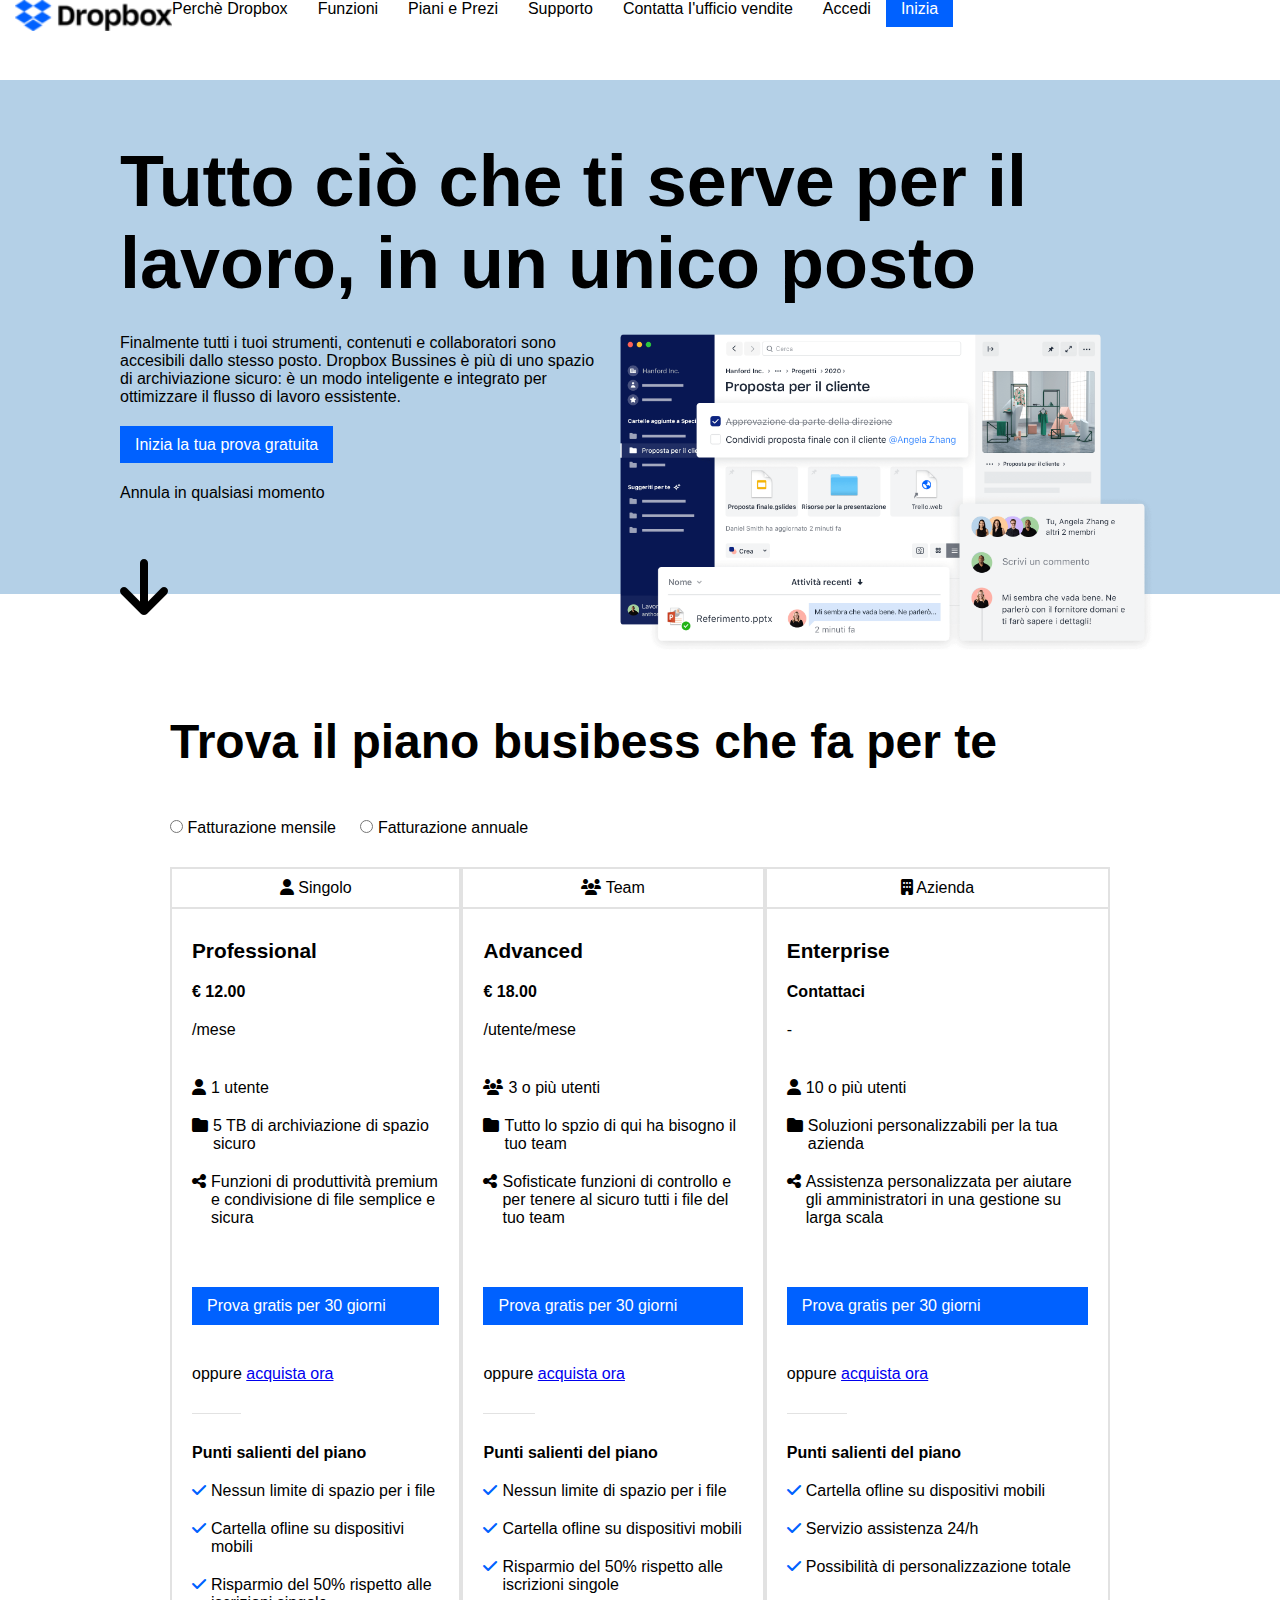
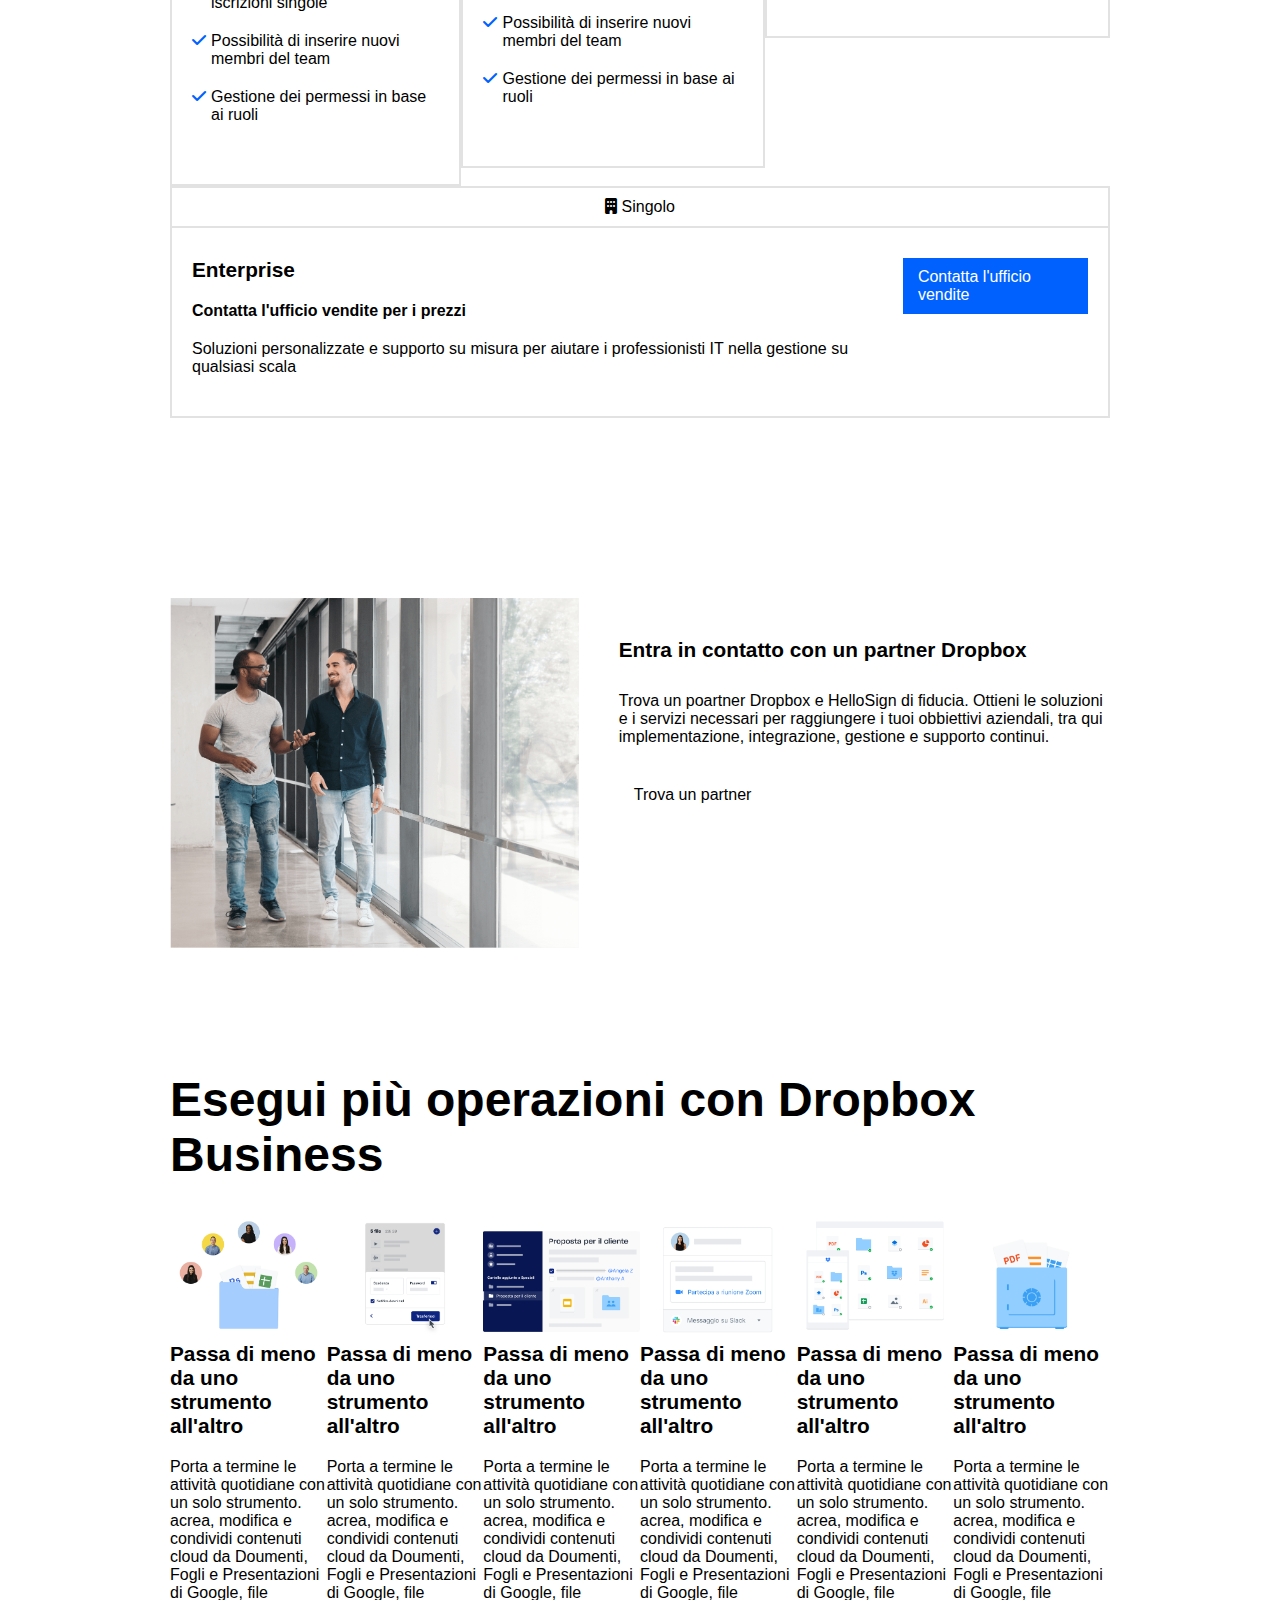
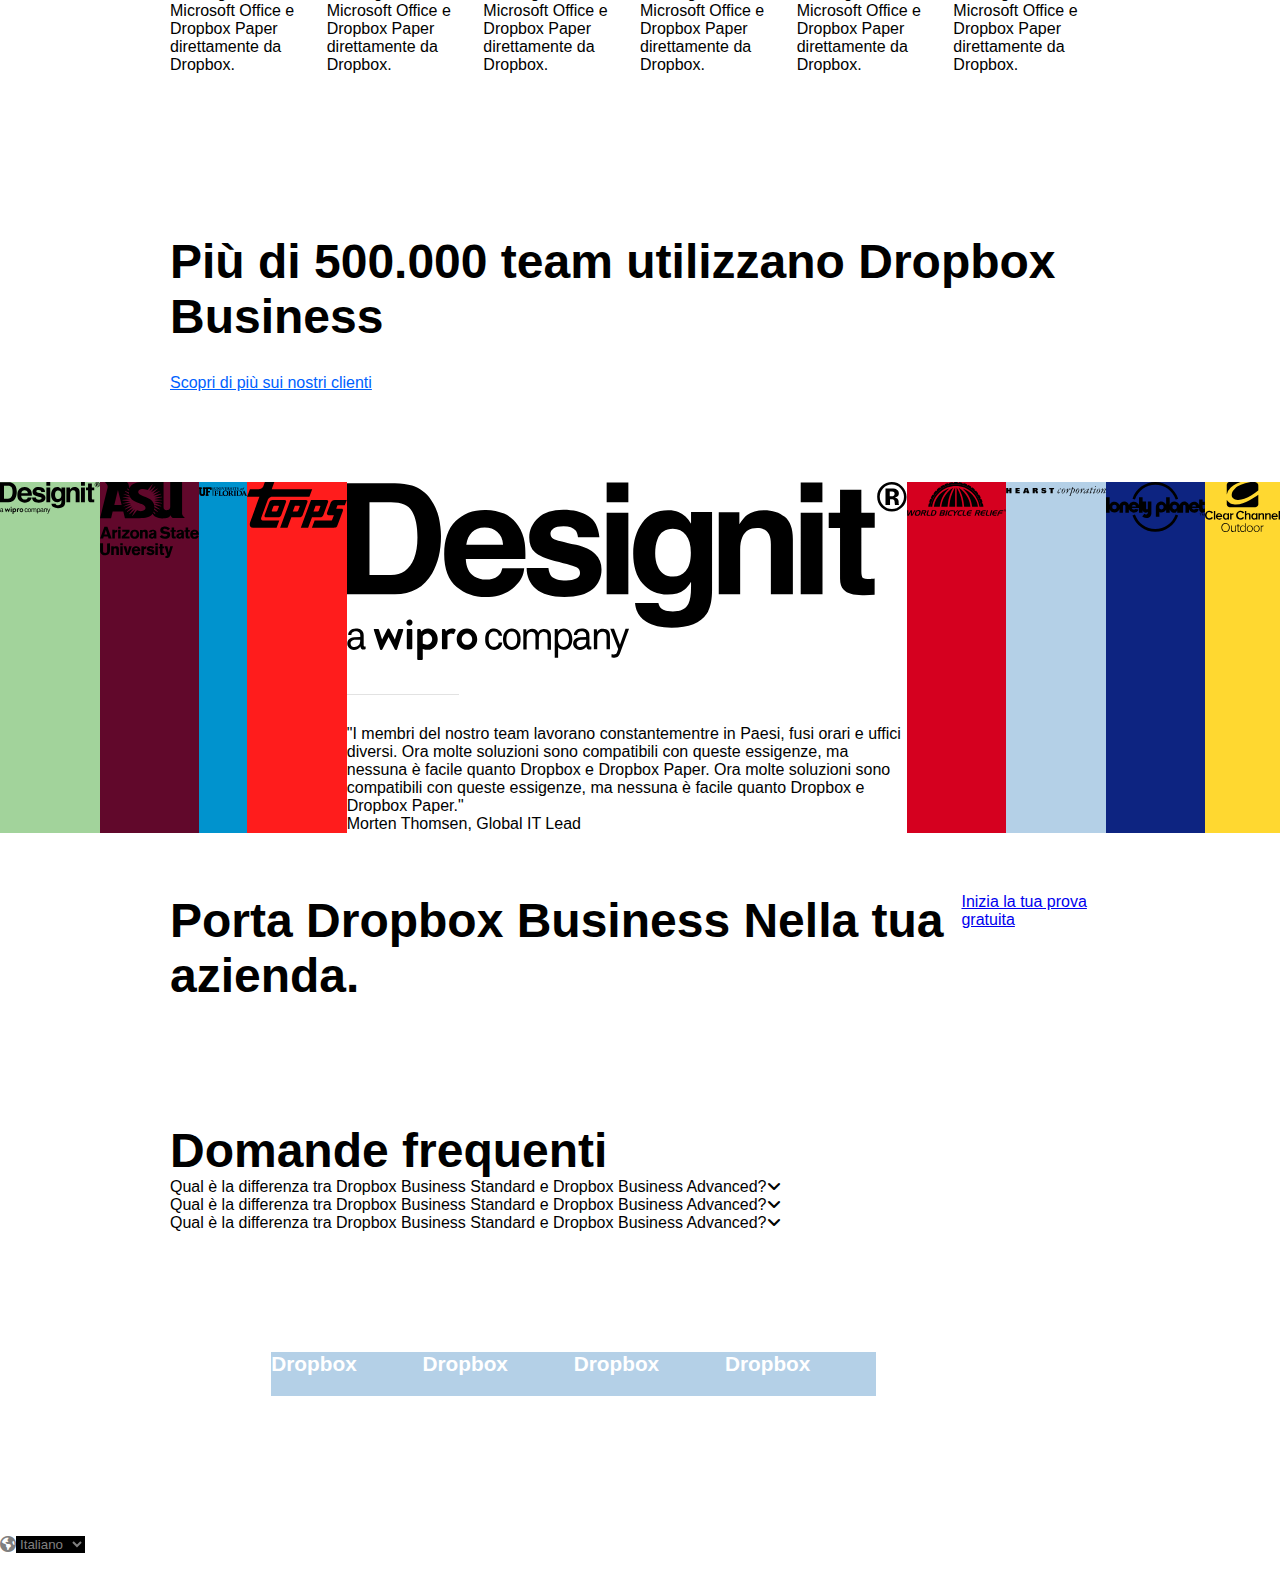
<file: index.html>
<!DOCTYPE html>
<html lang="en">

<head>
    <meta charset="UTF-8">
    <meta http-equiv="X-UA-Compatible" content="IE=edge">
    <meta name="viewport" content="width=device-width, initial-scale=1.0">
    <title>Dropbox</title>
    <link rel="stylesheet" href="https://cdnjs.cloudflare.com/ajax/libs/font-awesome/6.1.1/css/all.min.css">
    <link rel="stylesheet" href="css/style.css">
</head>

<body>
    <header>
        <nav class="d-flex">
            <div>
                <ul class="d-flex">
                    <li class="logo">
                        <a href="#">
                            <img src="img/logo-small.png" alt="logo">
                        </a>
                    </li>
                    <li>
                        <a href="#">Perchè Dropbox</a>
                    </li>
                    <li>
                        <a href="#">Funzioni</a>
                    </li>
                    <li>
                        <a href="#">Piani e Prezi</a>
                    </li>
                </ul>
            </div>
            <div>
                <ul class="d-flex">
                    <li>
                        <a href="#">Supporto</a>
                    </li>
                    <li>
                        <a href="#">Contatta I'ufficio vendite</a>
                    </li>
                    <li>
                        <a href="#">Accedi</a>
                    </li>
                    <li>
                        <a class="blue-btn" href="#">Inizia</a>
                    </li>
                </ul>
            </div>
        </nav>

    </header>
    <main>
        <section class="jumbotron bg-blue">
            <div class="container-l">
                <div class="jumbotron-content">
                    <h1 class="mb-30">Tutto ciò che ti serve per il
                        lavoro, in un unico posto</h1>
                    <div class="d-flex">
                        <div class="col">
                            <div class="pb-30">
                                <p>
                                    Finalmente tutti i tuoi strumenti, contenuti e collaboratori sono accesibili dallo
                                    stesso posto. Dropbox Bussines è più di uno spazio di archiviazione sicuro: è un
                                    modo
                                    inteligente e integrato per ottimizzare il flusso di lavoro essistente.
                                </p>
                            </div>
                            <div class="pb-30">
                                <a class="blue-btn" href="#">Inizia la tua prova gratuita</a>
                            </div>
                            <div class="pb-50">
                                <span>Annula in qualsiasi momento</span>
                            </div>
                            <div class="arrow-down">
                                <i class="fa-solid fa-arrow-down"></i>
                            </div>
                        </div>
                        <div class="col-l">
                            <img src="img/jumbo.png" alt="">
                        </div>

                    </div>
                </div>
            </div>
        </section>
        <section class="py-60">
            <div class="container py-60">
                <div>
                    <h2 class="pb-50">Trova il piano busibess che fa per te</h2>
                    <div class="pb-30">
                        <input id="monthly" type="radio">
                        <label for="monthly">Fatturazione mensile</label>
                        <input id="monthly" type="radio">
                        <label for="monthly">Fatturazione annuale</label>
                    </div>
                    <div>
                        <div class="cards-cta d-flex">
                            <div class="col cta-col">
                                <div class="cta-header">
                                    <i class="fa-solid fa-user"></i>
                                    Singolo
                                </div>
                                <div class="cta-content">
                                    <h3 class="cta-title">Professional</h3>
                                    <div class="cta-price">€ 12.00</div>
                                    <div class="cta-subtitle">/mese</div>
                                    <ul class="cta-features">
                                        <li class="cta-feature">
                                            <i class="fa-solid fa-user"></i>
                                            1 utente
                                        </li>
                                        <li class="cta-feature">
                                            <i class="fa-solid fa-folder"></i>
                                            5 TB di archiviazione di spazio sicuro
                                        </li>
                                        <li class="cta-feature">
                                            <i class="fa-solid fa-share-nodes"></i>
                                            Funzioni di produttività premium e condivisione di file semplice e sicura
                                        </li>
                                    </ul>
                                    <a class="blue-btn" href="#">Prova gratis per 30 giorni</a>
                                    <div>
                                        oppure <a href="#">acquista ora</a>
                                    </div>
                                    <hr>
                                    <div class="cta-price">Punti salienti del piano</div>
                                    <ul class="cta-features">
                                        <li class="cta-feature">
                                            <i class="fa-solid fa-check"></i>
                                            Nessun limite di spazio per i file
                                        </li>
                                        <li class="cta-feature">
                                            <i class="fa-solid fa-check"></i>
                                            Cartella ofline su dispositivi mobili
                                        </li>
                                        <li class="cta-feature">
                                            <i class="fa-solid fa-check"></i>
                                            Risparmio del 50% rispetto alle iscrizioni singole
                                        </li>
                                        <li class="cta-feature">
                                            <i class="fa-solid fa-check"></i>
                                            Possibilità di inserire nuovi membri del team
                                        </li>
                                        <li class="cta-feature">
                                            <i class="fa-solid fa-check"></i>
                                            Gestione dei permessi in base ai ruoli
                                        </li>
                                        <ul></ul>
                                </div>
                            </div>
                            <div class="col cta-col">
                                <div class="cta-header">
                                    <i class="fa-solid fa-users"></i>
                                    Team
                                </div>
                                <div class="cta-content">
                                    <h3 class="cta-title">Advanced</h3>
                                    <div class="cta-price">€ 18.00</div>
                                    <div class="cta-subtitle">/utente/mese</div>
                                    <ul class="cta-features">
                                        <li class="cta-feature">
                                            <i class="fa-solid fa-users"></i>
                                            3 o più utenti
                                        </li>
                                        <li class="cta-feature">
                                            <i class="fa-solid fa-folder"></i>
                                            Tutto lo spzio di qui ha bisogno il tuo team
                                        </li>
                                        <li class="cta-feature">
                                            <i class="fa-solid fa-share-nodes"></i>
                                            Sofisticate funzioni di controllo e per tenere al sicuro tutti i file del
                                            tuo team
                                        </li>
                                    </ul>
                                    <a class="blue-btn" href=" #">Prova gratis per 30 giorni</a>
                                    <div>
                                        oppure <a href="#">acquista ora</a>
                                    </div>
                                    <hr>
                                    <div class="cta-price">Punti salienti del piano</div>
                                    <ul class="cta-features">
                                        <li class="cta-feature">
                                            <i class="fa-solid fa-check"></i>
                                            Nessun limite di spazio per i file
                                        </li>
                                        <li class="cta-feature">
                                            <i class="fa-solid fa-check"></i>
                                            Cartella ofline su dispositivi mobili
                                        </li>
                                        <li class="cta-feature">
                                            <i class="fa-solid fa-check"></i>
                                            Risparmio del 50% rispetto alle iscrizioni singole
                                        </li>
                                        <li class="cta-feature">
                                            <i class="fa-solid fa-check"></i>
                                            Possibilità di inserire nuovi membri del team
                                        </li>
                                        <li class="cta-feature">
                                            <i class="fa-solid fa-check"></i>
                                            Gestione dei permessi in base ai ruoli
                                        </li>
                                        <ul></ul>
                                </div>
                            </div>
                            <div class="col cta-col">
                                <div class="cta-header">
                                    <i class="fa-solid fa-building"></i>
                                    Azienda
                                </div>
                                <div class="cta-content">
                                    <h3 class="cta-title">Enterprise</h3>
                                    <div class="cta-price">Contattaci</div>
                                    <div class="cta-subtitle">-</div>
                                    <ul class="cta-features">
                                        <li class="cta-feature">
                                            <i class="fa-solid fa-user"></i>
                                            10 o più utenti
                                        </li>
                                        <li class="cta-feature">
                                            <i class="fa-solid fa-folder"></i>
                                            Soluzioni personalizzabili per la tua azienda
                                        </li>
                                        <li class="cta-feature">
                                            <i class="fa-solid fa-share-nodes"></i>
                                            Assistenza personalizzata per aiutare gli amministratori in una gestione su
                                            larga scala
                                        </li>
                                    </ul>
                                    <a class="blue-btn" href=" #">Prova gratis per 30 giorni</a>
                                    <div>
                                        oppure <a href="#">acquista ora</a>
                                    </div>
                                    <hr>
                                    <div class="cta-price">Punti salienti del piano</div>
                                    <ul class="cta-features">
                                        <li class="cta-feature">
                                            <i class="fa-solid fa-check"></i>
                                            Cartella ofline su dispositivi mobili
                                        </li>
                                        <li class="cta-feature">
                                            <i class="fa-solid fa-check"></i>
                                            Servizio assistenza 24/h
                                        </li>
                                        <li class="cta-feature">
                                            <i class="fa-solid fa-check"></i>
                                            Possibilità di personalizzazione totale
                                        </li>
                                    </ul>
                                </div>
                            </div>

                        </div>
                        <div class="cta-col">
                            <div class="cta-header">
                                <i class="fa-solid fa-building"></i>
                                Singolo
                            </div>
                            <div class="cta-content d-flex">
                                <div class="col-l">
                                    <h3 class="cta-title">Enterprise</h3>
                                    <div class="cta-price">Contatta l'ufficio vendite per i prezzi</div>
                                    <div class="cta-subtitle">Soluzioni personalizzate e supporto su misura per
                                        aiutare i professionisti IT nella gestione su qualsiasi scala </div>
                                </div>
                                <div class="">
                                    <a class="blue-btn" href="#">Contatta l'ufficio vendite</a>
                                </div>

                            </div>
                        </div>
                    </div>
                </div>
            </div>
        </section>
        <section class="py-60">
            <div class="container d-flex">
                <div class="partner-img">
                    <img src="img/partner.png" alt="Due uomini che parlano">
                </div>
                <div class="partner-description">
                    <h3 class="pb-30">Entra in contatto con un partner Dropbox</h3>
                    <p class="pb-30">Trova un poartner Dropbox e HelloSign di fiducia. Ottieni le soluzioni e i servizi
                        necessari per
                        raggiungere i tuoi obbiettivi aziendali, tra qui implementazione, integrazione, gestione e
                        supporto continui.</p>
                    <a class="white-btn" href="#">Trova un partner</a>
                </div>
            </div>
        </section>
        <section class="py-60">
            <div class="container">
                <h2 class="pb-30">Esegui più operazioni con Dropbox Business</h2>
                <div class="cards-container d-flex">
                    <div class="card-container">
                        <div>
                            <img src="img/business-feature-switching-tools.png" alt="">
                            <h3>Passa di meno da uno strumento all'altro</h3>
                            <p>Porta a termine le attività quotidiane con un solo strumento. acrea, modifica e condividi
                                contenuti cloud da Doumenti, Fogli e Presentazioni di Google, file Microsoft Office e
                                Dropbox Paper direttamente da Dropbox.</p>
                        </div>
                    </div>
                    <div class="card-container">
                        <div>
                            <img src="img/business-feature-send-files-it.png" alt="">
                            <h3>Passa di meno da uno strumento all'altro</h3>
                            <p>Porta a termine le attività quotidiane con un solo strumento. acrea, modifica e condividi
                                contenuti cloud da Doumenti, Fogli e Presentazioni di Google, file Microsoft Office e
                                Dropbox Paper direttamente da Dropbox.</p>
                        </div>
                    </div>
                    <div class="card-container">
                        <div>
                            <img src="img/business-feature-coordinate-it.png" alt="">
                            <h3>Passa di meno da uno strumento all'altro</h3>
                            <p>Porta a termine le attività quotidiane con un solo strumento. acrea, modifica e condividi
                                contenuti cloud da Doumenti, Fogli e Presentazioni di Google, file Microsoft Office e
                                Dropbox Paper direttamente da Dropbox.</p>
                        </div>
                    </div>
                    <div class="card-container">
                        <div>
                            <img src="img/business-feature-integrations-it.png" alt="">
                            <h3>Passa di meno da uno strumento all'altro</h3>
                            <p>Porta a termine le attività quotidiane con un solo strumento. acrea, modifica e condividi
                                contenuti cloud da Doumenti, Fogli e Presentazioni di Google, file Microsoft Office e
                                Dropbox Paper direttamente da Dropbox.</p>
                        </div>
                    </div>
                    <div class="card-container">
                        <div>
                            <img src="img/business-feature-multi-device.png" alt="">
                            <h3>Passa di meno da uno strumento all'altro</h3>
                            <p>Porta a termine le attività quotidiane con un solo strumento. acrea, modifica e condividi
                                contenuti cloud da Doumenti, Fogli e Presentazioni di Google, file Microsoft Office e
                                Dropbox Paper direttamente da Dropbox.</p>
                        </div>
                    </div>
                    <div class="card-container">
                        <div>
                            <img src="img/business-feature-security.png" alt="">
                            <h3>Passa di meno da uno strumento all'altro</h3>
                            <p>Porta a termine le attività quotidiane con un solo strumento. acrea, modifica e condividi
                                contenuti cloud da Doumenti, Fogli e Presentazioni di Google, file Microsoft Office e
                                Dropbox Paper direttamente da Dropbox.</p>
                        </div>
                    </div>
                </div>
            </div>
        </section>
        <section class="py-60">
            <div class="container mb-30">
                <h2 class="pb-30">Più di 500.000 team utilizzano Dropbox Business</h2>
                <a class="color-blue " href="#">Scopri di più sui nostri clienti</a>
            </div>
        </section>
        <section class="d-flex">
            <div class="d-flex">
                <div class="bg-green">
                    <img src="img/designit.svg" alt="">
                </div>
                <div class="bg-bordeaux">
                    <img src="img/arizona_state_university.svg" alt="">
                </div>
                <div class="bg-uf-blue">
                    <img src="img/university_of_florida.svg" alt="">
                </div>
                <div class="bg-light-red">
                    <img src="img/topps.svg" alt="">
                </div>
            </div>
            <div>
                <img src="img/designit.svg" alt="">
                <hr>
                <p>"I membri del nostro team lavorano constantementre in Paesi, fusi orari e uffici diversi. Ora molte
                    soluzioni sono compatibili con queste essigenze, ma nessuna è facile quanto Dropbox e Dropbox Paper.
                    Ora molte soluzioni sono compatibili con queste essigenze, ma nessuna è facile quanto Dropbox e
                    Dropbox Paper."</p>
                <div>Morten Thomsen, Global IT Lead</div>
            </div>
            <div class="d-flex">
                <div class="bg-red">
                    <img src="img/world_bicycle_relief.svg" alt="">
                </div>
                <div class="bg-cloud">
                    <img src="img/hearst_corp.svg" alt="">
                </div>
                <div class="bg-deep-blue">
                    <img src="img/lonely_planet.svg" alt="">
                </div>
                <div class="bg-yellow">
                    <img src="img/clear_channel.svg" alt="">
                </div>

            </div>
        </section>
        <section class="py-60">
            <div class="container">
                <div class="d-flex">
                    <div>
                        <h2>Porta Dropbox Business Nella tua azienda.</h2>
                    </div>
                    <div>
                        <a href="#">Inizia la tua prova gratuita</a>
                    </div>
                </div>
            </div>
        </section>
        <section class="py-60">
            <div class="container">
                <div>
                    <h2>Domande frequenti</h2>
                </div>
                <div class="d-flex">
                    <p>Qual è la differenza tra Dropbox Business Standard e Dropbox Business Advanced?</p>
                    <i class="fa-solid fa-angle-down"></i>
                </div>
                <div class="d-flex">
                    <p>Qual è la differenza tra Dropbox Business Standard e Dropbox Business Advanced?</p>
                    <i class="fa-solid fa-angle-down"></i>
                </div>
                <div class="d-flex">
                    <p>Qual è la differenza tra Dropbox Business Standard e Dropbox Business Advanced?</p>
                    <i class="fa-solid fa-angle-down"></i>
                </div>
            </div>
        </section>
    </main>
    <footer>
        <div class="container-l">

            <div class="footer-col  d-flex">
                <div class="cols ">
                    <ul>
                        <li class="bgr-blue">
                            <h3>Dropbox</h3>
                        </li>
                        <li><a href="#">Applicazione desktop</a> </li>
                        <li><a href="#">Perché Dropbox</a> </li>
                        <li><a href="#">Piani</a></li>
                        <li><a href="#">Sicurezza</a></li>
                        <li><a href="#">Funzioni</a></li>

                    </ul>
                </div>
                <div class="cols ">
                    <ul>
                        <li class="bg-blue">
                            <h3>Dropbox</h3>
                        </li>
                        <li><a href="#">Applicazione desktop</a> </li>
                        <li><a href="#">Perché Dropbox</a> </li>
                        <li><a href="#">Piani</a></li>
                        <li><a href="#">Sicurezza</a></li>
                        <li><a href="#">Funzioni</a></li>

                    </ul>
                </div>
                <div class="cols ">
                    <ul>
                        <li class="bg-blue">
                            <h3>Dropbox</h3>
                        </li>
                        <li><a href="#">Applicazione desktop</a> </li>
                        <li><a href="#">Perché Dropbox</a> </li>
                        <li><a href="#">Piani</a></li>
                        <li><a href="#">Sicurezza</a></li>
                        <li><a href="#">Funzioni</a></li>

                    </ul>
                </div>
                <div class="cols ">
                    <ul>
                        <li class="bg-blue">
                            <h3>Dropbox</h3>
                        </li>
                        <li><a href="#">Applicazione desktop</a> </li>
                        <li><a href="#">Perché Dropbox</a> </li>
                        <li><a href="#">Piani</a></li>
                        <li><a href="#">Sicurezza</a></li>
                        <li><a href="#">Funzioni</a></li>

                    </ul>
                </div>
                <div class="cols ">
                    <ul>
                        <li class="bg-blue">
                            <h3>Dropbox</h3>
                        </li>
                        <li><a href="#">Applicazione desktop</a> </li>
                        <li><a href="#">Perché Dropbox</a> </li>
                        <li><a href="#">Piani</a></li>
                        <li><a href="#">Sicurezza</a></li>
                        <li><a href="#">Funzioni</a></li>

                    </ul>
                </div>
            </div>
        </div>
        <div class="separator"></div>
        <div class="language d-flex">
            <i class="fa-solid fa-earth-americas"></i>
            <select id="languages">
                <option value="Italiano">Italiano</option>
                <option value="English">English</option>
                <option value="German">German</option>
                <option value="Spanish">Spanish</option>
            </select>
        </div>
        </div>

    </footer>
</body>

</html>
</file>
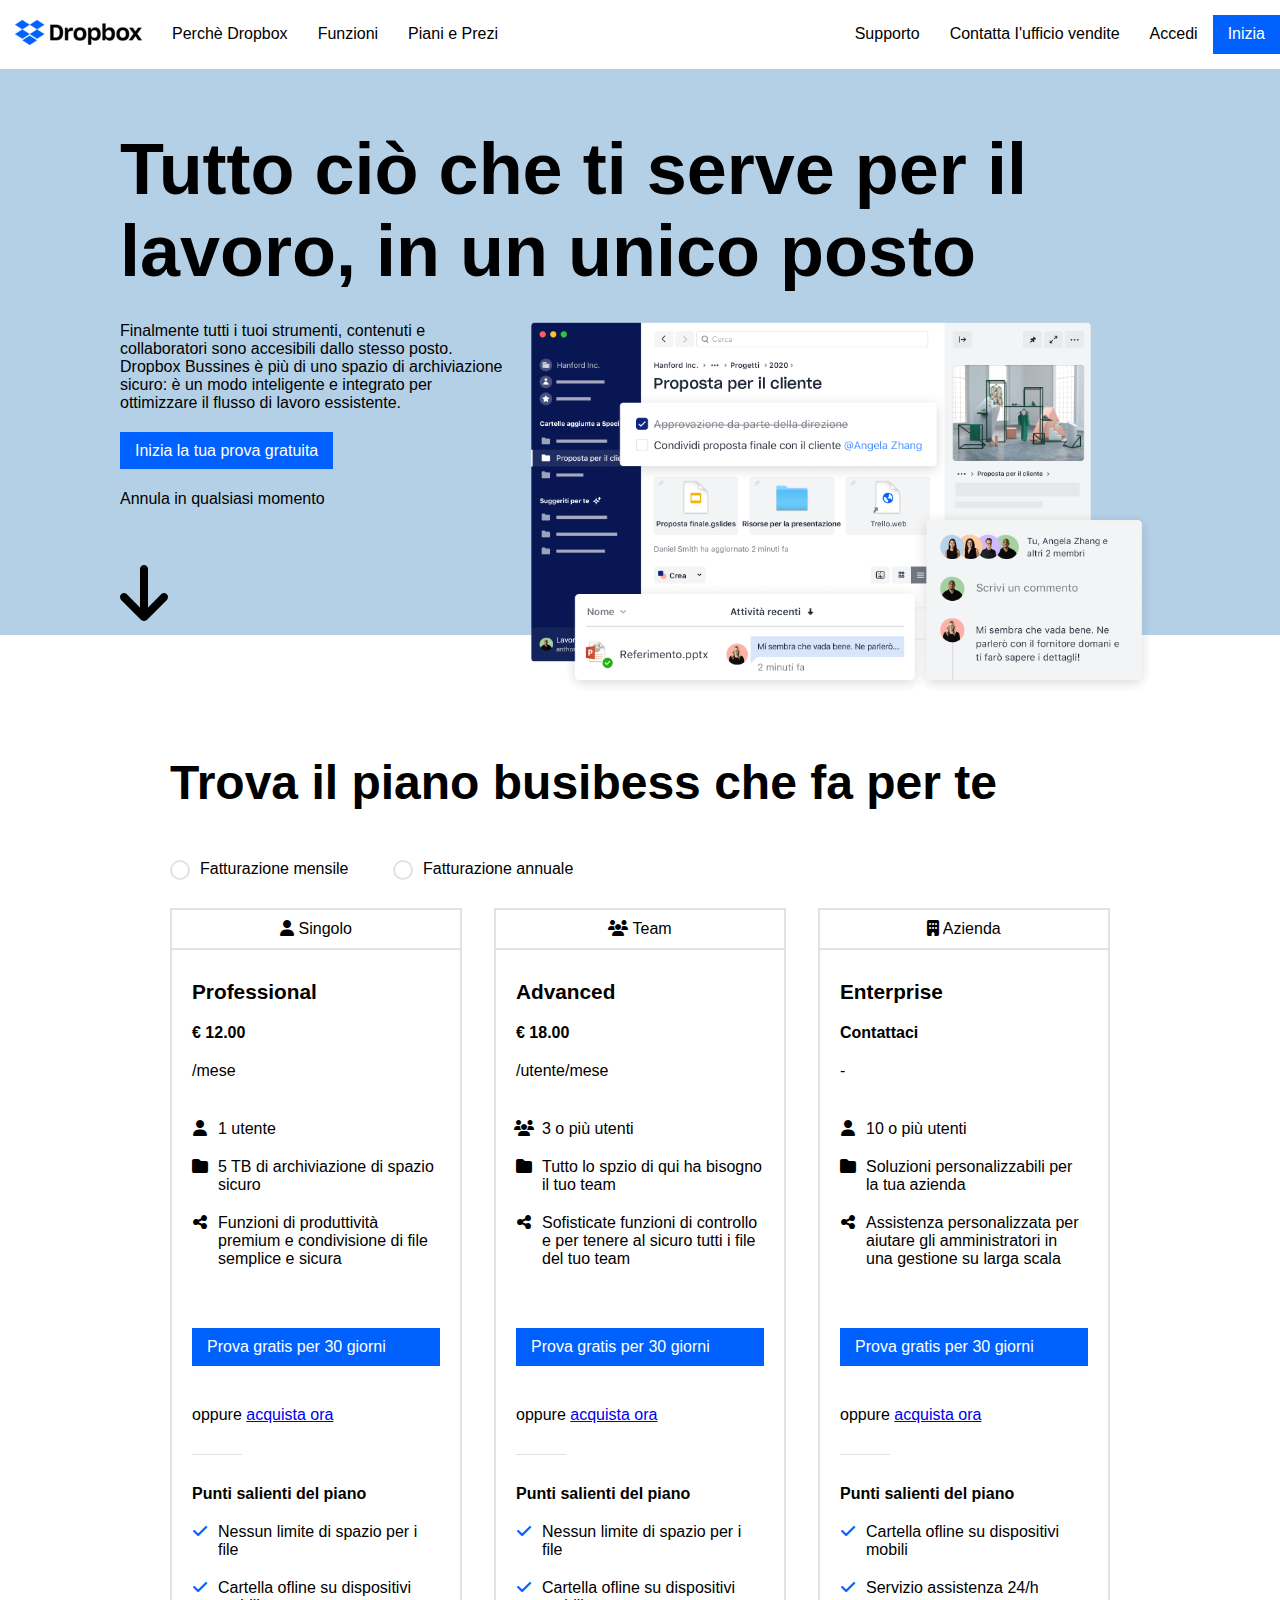
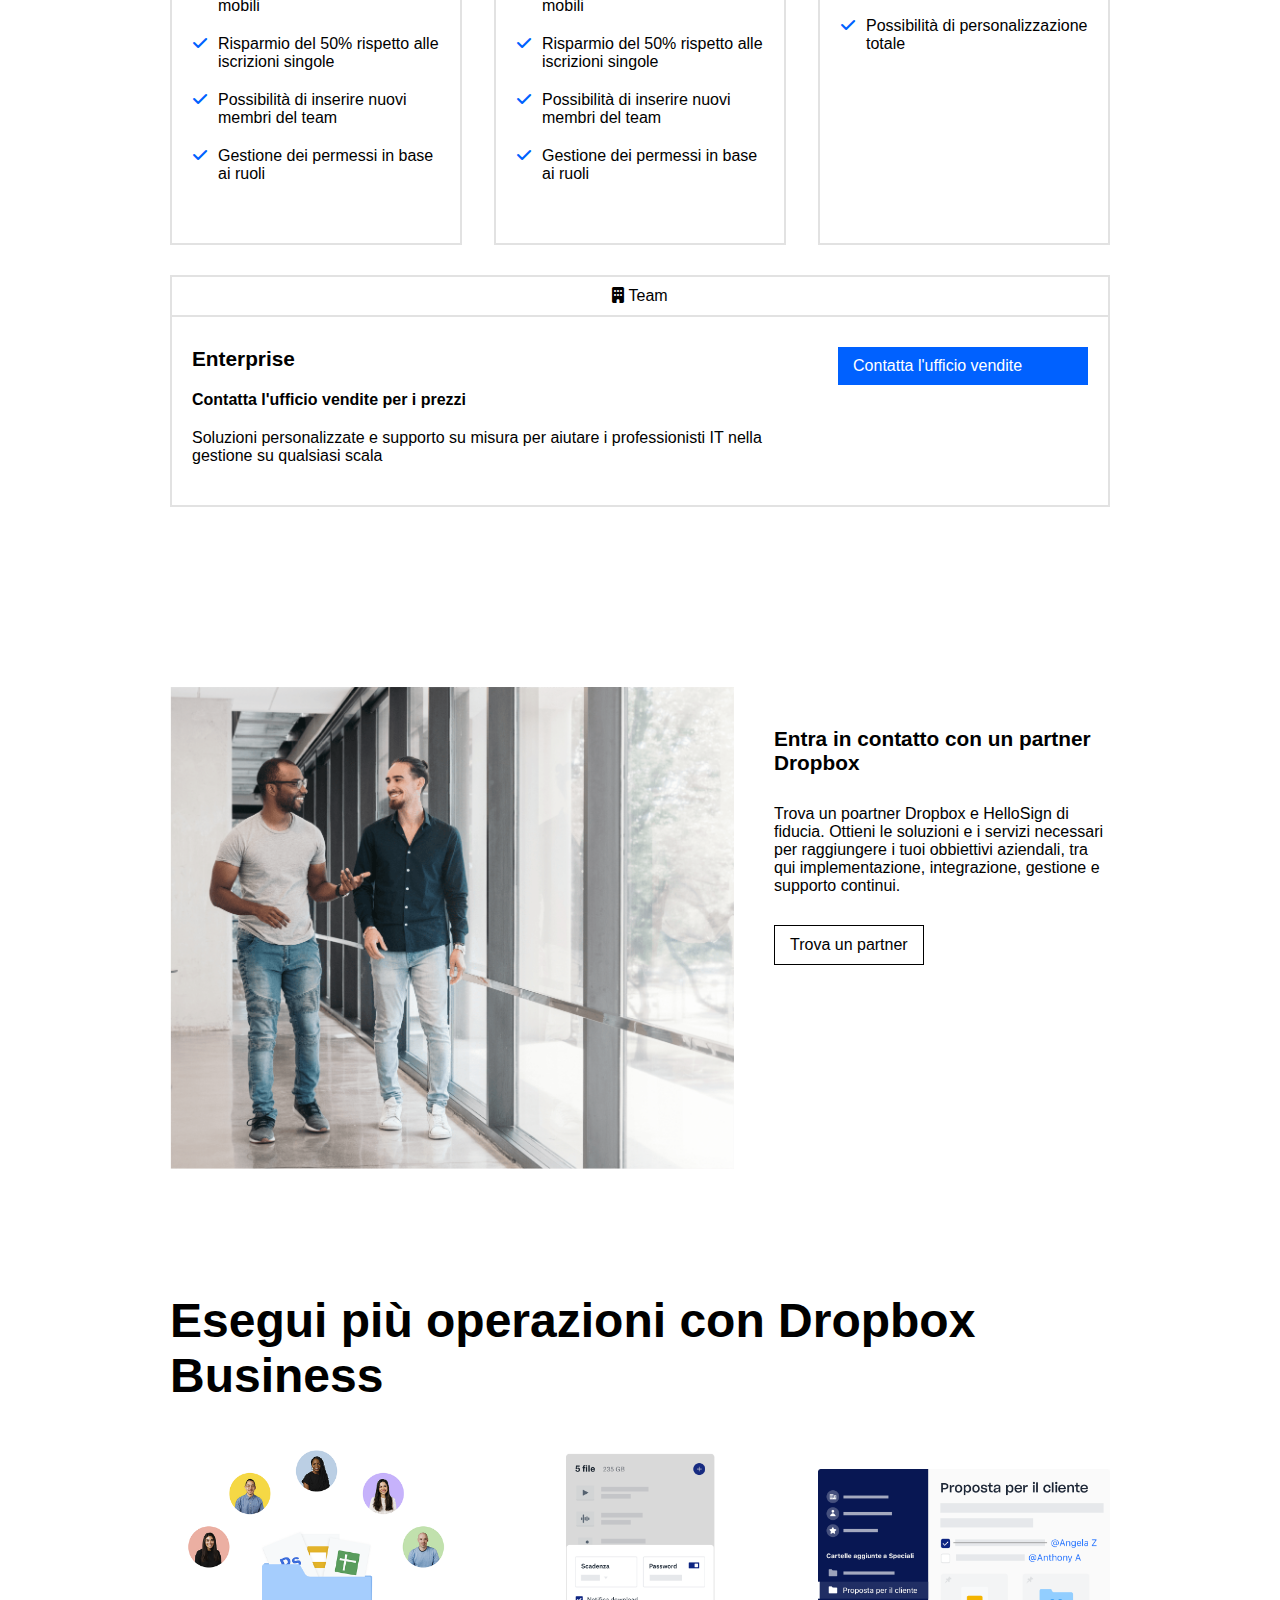
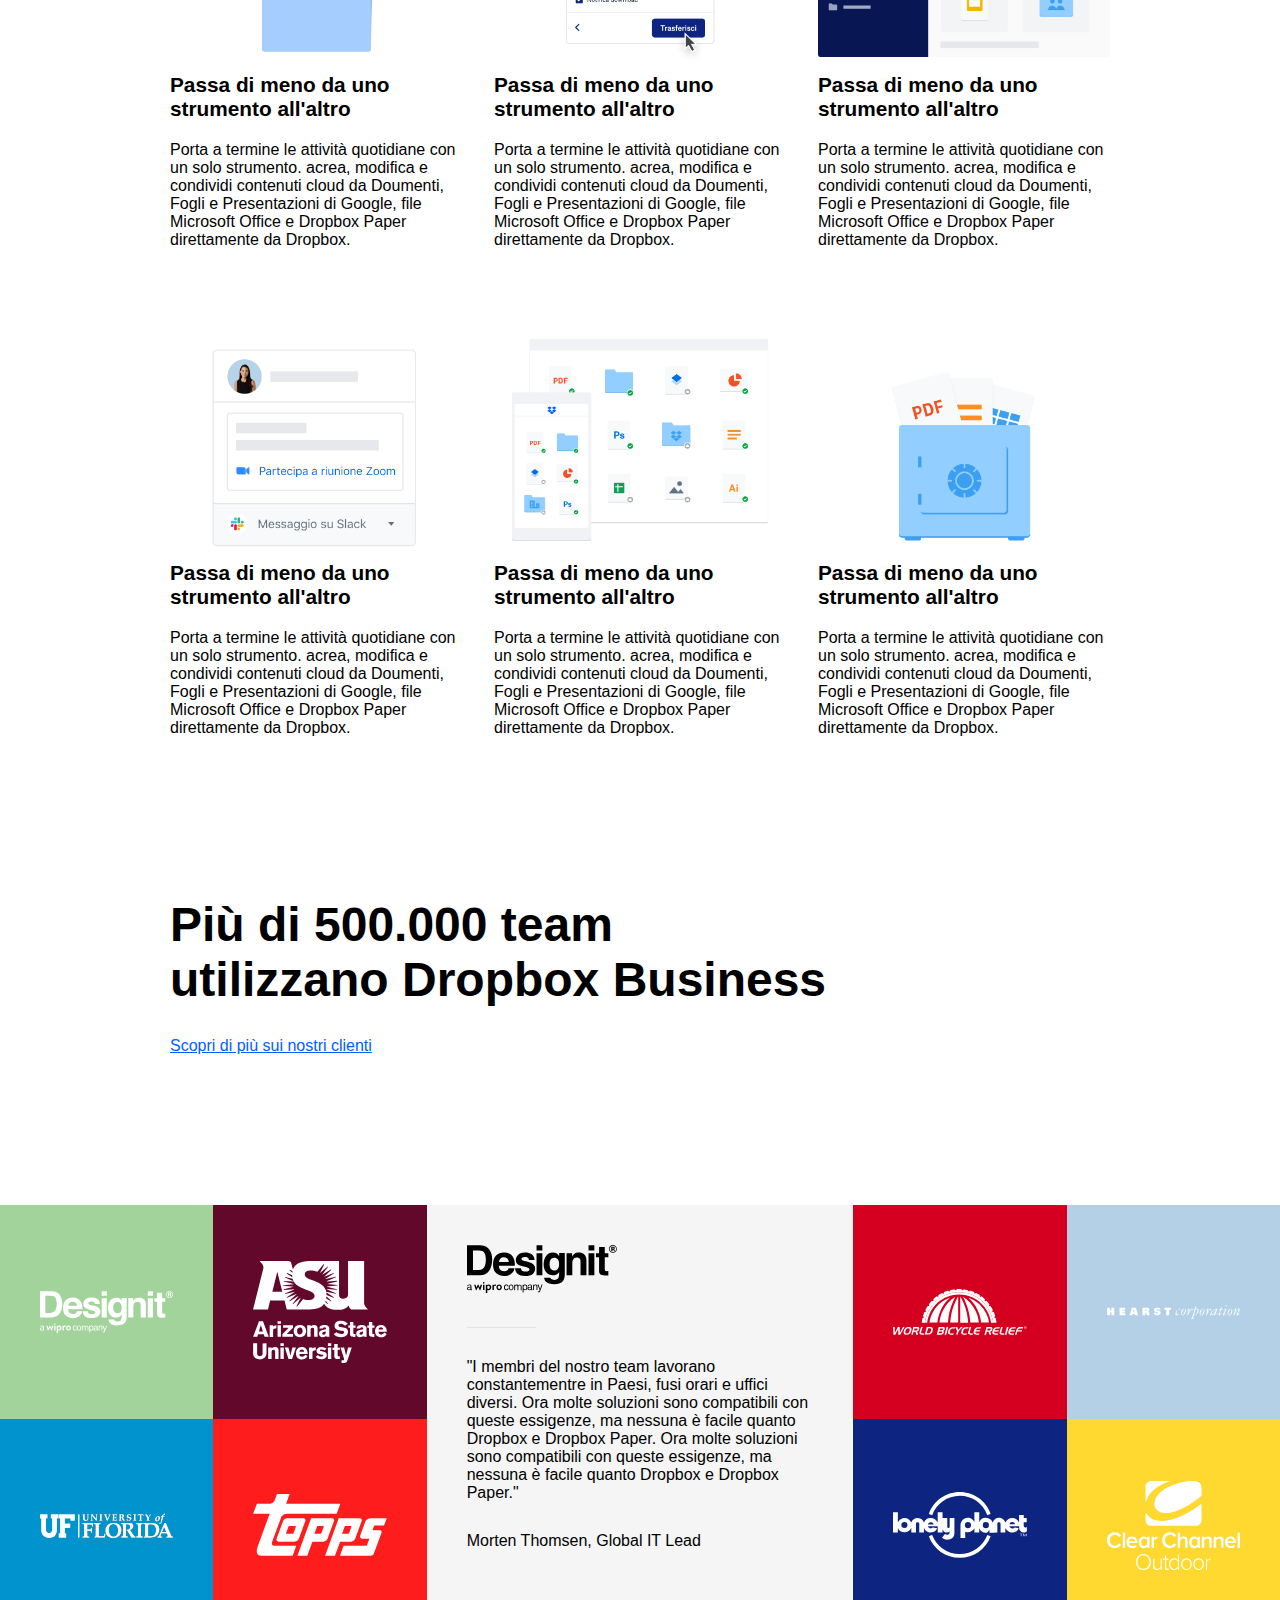
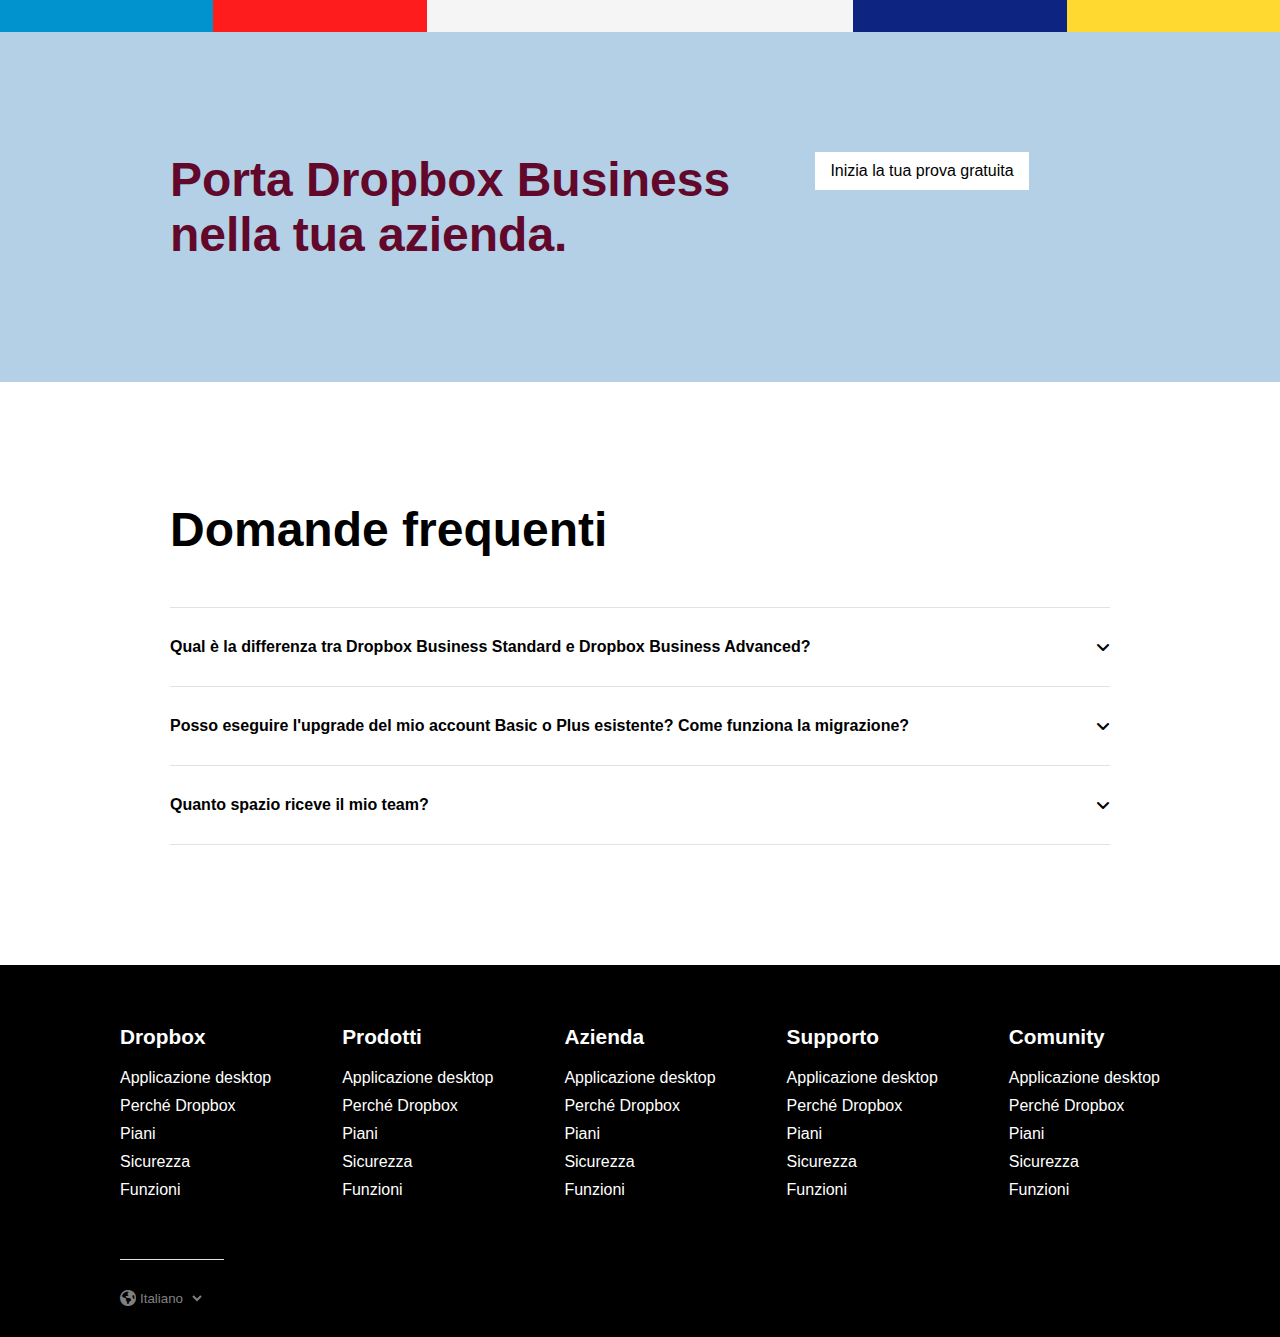
<file: bonus.html>
<!DOCTYPE html>
<html lang="en">

<head>
    <meta charset="UTF-8">
    <meta http-equiv="X-UA-Compatible" content="IE=edge">
    <meta name="viewport" content="width=device-width, initial-scale=1.0">
    <title>Dropbox</title>
    <link rel="stylesheet" href="https://cdnjs.cloudflare.com/ajax/libs/font-awesome/6.1.1/css/all.min.css">
    <link rel="stylesheet" href="css/style.css">
    <link rel="stylesheet" href="css/bonus.css">

</head>

<body>
    <header>
        <nav>
            <div class="row wrap">
                <div class="col">
                    <a class="logo" href="#">
                        <img src="img/logo-small.png" alt="logo">
                    </a>
                    <ul class="d-flex">

                        <li>
                            <a href="#">Perchè Dropbox</a>
                        </li>
                        <li>
                            <a href="#">Funzioni</a>
                        </li>
                        <li>
                            <a href="#">Piani e Prezi</a>
                        </li>
                    </ul>
                </div>
                <div class="col">
                    <ul class="d-flex">
                        <li>
                            <a href="#">Supporto</a>
                        </li>
                        <li>
                            <a href="#">Contatta I'ufficio vendite</a>
                        </li>
                        <li>
                            <a href="#">Accedi</a>
                        </li>
                        <li>
                            <a class="blue-btn mr-15" href="#">Inizia</a>
                        </li>
                    </ul>
                </div>
            </div>
        </nav>
    </header>
    <main>
        <section class="jumbotron bg-blue">
            <div class="container-l">
                <div class="jumbotron-content">
                    <h1 class="mb-30">Tutto ciò che ti serve per il
                        lavoro, in un unico posto</h1>
                    <div class="row">
                        <div class="col col-small">
                            <div class="pb-30">
                                <p>
                                    Finalmente tutti i tuoi strumenti, contenuti e collaboratori sono accesibili dallo
                                    stesso posto. Dropbox Bussines è più di uno spazio di archiviazione sicuro: è un
                                    modo
                                    inteligente e integrato per ottimizzare il flusso di lavoro essistente.
                                </p>
                            </div>
                            <div class="pb-30">
                                <a class="blue-btn" href="#">Inizia la tua prova gratuita</a>
                            </div>
                            <div class="pb-50">
                                <span>Annula in qualsiasi momento</span>
                            </div>
                            <div class="arrow-down">
                                <i class="fa-solid fa-arrow-down"></i>
                            </div>
                        </div>
                        <div class="col col-large">
                            <div>
                                <img src="img/jumbo.png" alt="">
                            </div>
                        </div>

                    </div>
                </div>
            </div>
        </section>
        <section class="py-60">
            <div class="container py-60">
                <h2 class="pb-50">Trova il piano busibess che fa per te</h2>

                <div class="radio-group pb-30">
                    <label class="radio">
                        <input type="radio" value="monthly" name="billing">
                        Fatturazione mensile
                        <span></span>
                    </label>
                    <label class="radio">
                        <input type="radio" value="annualy" name="billing">
                        Fatturazione annuale
                        <span></span>
                    </label>
                </div>
                <div class="row gap-2 mb-30">
                    <div class="col col-3">
                        <div class="cta-col">
                            <div class=" cta-header">
                                <i class="fa-solid fa-user"></i>
                                Singolo
                            </div>
                            <div class="cta-content">
                                <h3 class="cta-title">Professional</h3>
                                <div class="cta-price">€ 12.00</div>
                                <div class="cta-subtitle">/mese</div>
                                <ul class="fa-ul cta-features">
                                    <li class="cta-feature">
                                        <i class="fa-li fa-solid fa-user"></i>
                                        1 utente
                                    </li>
                                    <li class="cta-feature">
                                        <i class="fa-li fa-solid fa-folder"></i>
                                        5 TB di archiviazione di spazio sicuro
                                    </li>
                                    <li class="cta-feature">
                                        <i class="fa-li fa-solid fa-share-nodes"></i>
                                        Funzioni di produttività premium e condivisione di file semplice e
                                        sicura
                                    </li>
                                </ul>
                                <a class="blue-btn" href="#">Prova gratis per 30 giorni</a>
                                <div>
                                    oppure <a href="#">acquista ora</a>
                                </div>
                                <hr>
                                <div class="cta-price">Punti salienti del piano</div>
                                <ul class="fa-ul cta-features">
                                    <li class="cta-feature">
                                        <i class="fa-li fa-solid fa-check"></i>
                                        Nessun limite di spazio per i file
                                    </li>
                                    <li class="cta-feature">
                                        <i class="fa-li fa-solid fa-check"></i>
                                        Cartella ofline su dispositivi mobili
                                    </li>
                                    <li class="cta-feature">
                                        <i class="fa-li fa-solid fa-check"></i>
                                        Risparmio del 50% rispetto alle iscrizioni singole
                                    </li>
                                    <li class="cta-feature">
                                        <i class="fa-li fa-solid fa-check"></i>
                                        Possibilità di inserire nuovi membri del team
                                    </li>
                                    <li class="cta-feature">
                                        <i class="fa-li fa-solid fa-check"></i>
                                        Gestione dei permessi in base ai ruoli
                                    </li>
                                    <ul></ul>
                            </div>
                        </div>
                    </div>
                    <div class="col col-3">
                        <div class="cta-col">
                            <div class="cta-header">
                                <i class="fa-solid fa-users"></i>
                                Team
                            </div>
                            <div class="cta-content">
                                <h3 class="cta-title">Advanced</h3>
                                <div class="cta-price">€ 18.00</div>
                                <div class="cta-subtitle">/utente/mese</div>
                                <ul class="fa-ul cta-features">
                                    <li class="cta-feature">
                                        <i class="fa-li fa-solid fa-users"></i>
                                        3 o più utenti
                                    </li>
                                    <li class="cta-feature">
                                        <i class="fa-li fa-solid fa-folder"></i>
                                        Tutto lo spzio di qui ha bisogno il tuo team
                                    </li>
                                    <li class="cta-feature">
                                        <i class="fa-li fa-solid fa-share-nodes"></i>
                                        Sofisticate funzioni di controllo e per tenere al sicuro tutti i file
                                        del
                                        tuo team
                                    </li>
                                </ul>
                                <a class="blue-btn" href=" #">Prova gratis per 30 giorni</a>
                                <div>
                                    oppure <a href="#">acquista ora</a>
                                </div>
                                <hr>
                                <div class="cta-price">Punti salienti del piano</div>
                                <ul class="fa-ul cta-features">
                                    <li class="cta-feature">
                                        <i class="fa-li fa-solid fa-check"></i>
                                        Nessun limite di spazio per i file
                                    </li>
                                    <li class="cta-feature">
                                        <i class="fa-li fa-solid fa-check"></i>
                                        Cartella ofline su dispositivi mobili
                                    </li>
                                    <li class="cta-feature">
                                        <i class="fa-li fa-solid fa-check"></i>
                                        Risparmio del 50% rispetto alle iscrizioni singole
                                    </li>
                                    <li class="cta-feature">
                                        <i class="fa-li fa-solid fa-check"></i>
                                        Possibilità di inserire nuovi membri del team
                                    </li>
                                    <li class="cta-feature">
                                        <i class="fa-li fa-solid fa-check"></i>
                                        Gestione dei permessi in base ai ruoli
                                    </li>
                                    <ul></ul>
                            </div>
                        </div>
                    </div>
                    <div class="col col-3">
                        <div class="cta-col">
                            <div class="cta-header">
                                <i class="fa-solid fa-building"></i>
                                Azienda
                            </div>
                            <div class="cta-content">
                                <h3 class="cta-title">Enterprise</h3>
                                <div class="cta-price">Contattaci</div>
                                <div class="cta-subtitle">-</div>
                                <ul class="fa-ul cta-features">
                                    <li class="cta-feature">
                                        <i class="fa-li fa-solid fa-user"></i>
                                        10 o più utenti
                                    </li>
                                    <li class="cta-feature">
                                        <i class="fa-li fa-solid fa-folder"></i>
                                        Soluzioni personalizzabili per la tua azienda
                                    </li>
                                    <li class="cta-feature">
                                        <i class="fa-li fa-solid fa-share-nodes"></i>
                                        Assistenza personalizzata per aiutare gli amministratori in una gestione
                                        su
                                        larga scala
                                    </li>
                                </ul>
                                <a class="blue-btn" href=" #">Prova gratis per 30 giorni</a>
                                <div>
                                    oppure <a href="#">acquista ora</a>
                                </div>
                                <hr>
                                <div class="cta-price">Punti salienti del piano</div>
                                <ul class="fa-ul cta-features">
                                    <li class="cta-feature">
                                        <i class="fa-li fa-solid fa-check"></i>
                                        Cartella ofline su dispositivi mobili
                                    </li>
                                    <li class="cta-feature">
                                        <i class="fa-li fa-solid fa-check"></i>
                                        Servizio assistenza 24/h
                                    </li>
                                    <li class="cta-feature">
                                        <i class="fa-li fa-solid fa-check"></i>
                                        Possibilità di personalizzazione totale
                                    </li>
                                </ul>
                            </div>
                        </div>
                    </div>
                </div>
                <div class="row">
                    <div class="cta-col">
                        <div class="cta-header">
                            <i class="fa-solid fa-building"></i>
                            Team
                        </div>
                        <div class="d-flex">
                            <div class="row gap-2">
                                <div class="col col-wide">
                                    <div class="cta-content">
                                        <h3 class="cta-title">Enterprise</h3>
                                        <div class="cta-price">Contatta l'ufficio vendite per i prezzi</div>
                                        <div class="cta-subtitle">Soluzioni personalizzate e supporto su misura per
                                            aiutare i professionisti IT nella gestione su qualsiasi scala </div>
                                    </div>
                                </div>
                                <div class="col col-small">
                                    <div class="cta-content">
                                        <a class="blue-btn" href="#">Contatta l'ufficio vendite</a></div>
                                </div>
                            </div>


                        </div>
                    </div>
                </div>


            </div>
        </section>
        <section class="py-60">
            <div class="container">
                <div class="row">
                    <div class="col col-wide-60">
                        <div class="partner-img">
                            <img src="img/partner.png" alt="Due uomini che parlano">
                        </div>
                    </div>
                    <div class="col col-small-40">
                        <div class="partner-description">
                            <h3 class="pb-30">Entra in contatto con un partner Dropbox</h3>
                            <p class="pb-30">Trova un poartner Dropbox e HelloSign di fiducia. Ottieni le soluzioni e i
                                servizi
                                necessari per
                                raggiungere i tuoi obbiettivi aziendali, tra qui implementazione, integrazione, gestione
                                e
                                supporto continui.</p>
                            <a class="outline-btn" href="#">Trova un partner</a>
                        </div>
                    </div>
                </div>
            </div>
        </section>
        <section class="py-60">
            <div class="container">
                <h2 class="pb-30">Esegui più operazioni con Dropbox Business</h2>
                <div class="row wrap gap-2">
                    <div class="col col-3">
                        <div class="card-container">
                            <div>
                                <img src="img/business-feature-switching-tools.png" alt="">
                                <h3>Passa di meno da uno strumento all'altro</h3>
                                <p>Porta a termine le attività quotidiane con un solo strumento. acrea, modifica e
                                    condividi
                                    contenuti cloud da Doumenti, Fogli e Presentazioni di Google, file Microsoft Office
                                    e
                                    Dropbox Paper direttamente da Dropbox.</p>
                            </div>
                        </div>
                    </div>
                    <div class="col col-3">
                        <div class="card-container">
                            <div>
                                <img src="img/business-feature-send-files-it.png" alt="">
                                <h3>Passa di meno da uno strumento all'altro</h3>
                                <p>Porta a termine le attività quotidiane con un solo strumento. acrea, modifica e
                                    condividi
                                    contenuti cloud da Doumenti, Fogli e Presentazioni di Google, file Microsoft Office
                                    e
                                    Dropbox Paper direttamente da Dropbox.</p>
                            </div>
                        </div>
                    </div>
                    <div class="col col-3">
                        <div class="card-container">
                            <div>
                                <img src="img/business-feature-coordinate-it.png" alt="">
                                <h3>Passa di meno da uno strumento all'altro</h3>
                                <p>Porta a termine le attività quotidiane con un solo strumento. acrea, modifica e
                                    condividi
                                    contenuti cloud da Doumenti, Fogli e Presentazioni di Google, file Microsoft Office
                                    e
                                    Dropbox Paper direttamente da Dropbox.</p>
                            </div>
                        </div>
                    </div>
                    <div class="col col-3">
                        <div class="card-container">
                            <div>
                                <img src="img/business-feature-integrations-it.png" alt="">
                                <h3>Passa di meno da uno strumento all'altro</h3>
                                <p>Porta a termine le attività quotidiane con un solo strumento. acrea, modifica e
                                    condividi
                                    contenuti cloud da Doumenti, Fogli e Presentazioni di Google, file Microsoft Office
                                    e
                                    Dropbox Paper direttamente da Dropbox.</p>
                            </div>
                        </div>
                    </div>
                    <div class="col col-3">
                        <div class="card-container">
                            <div>
                                <img src="img/business-feature-multi-device.png" alt="">
                                <h3>Passa di meno da uno strumento all'altro</h3>
                                <p>Porta a termine le attività quotidiane con un solo strumento. acrea, modifica e
                                    condividi
                                    contenuti cloud da Doumenti, Fogli e Presentazioni di Google, file Microsoft Office
                                    e
                                    Dropbox Paper direttamente da Dropbox.</p>
                            </div>
                        </div>
                    </div>
                    <div class="col col-3">
                        <div class="card-container">
                            <div>
                                <img src="img/business-feature-security.png" alt="">
                                <h3>Passa di meno da uno strumento all'altro</h3>
                                <p>Porta a termine le attività quotidiane con un solo strumento. acrea, modifica e
                                    condividi
                                    contenuti cloud da Doumenti, Fogli e Presentazioni di Google, file Microsoft Office
                                    e
                                    Dropbox Paper direttamente da Dropbox.</p>
                            </div>
                        </div>
                    </div>
                </div>
            </div>
        </section>
        <section class="py-60 mb-60">
            <div class="container mb-30">
                <h2 class="pb-30 width-70">Più di 500.000 team utilizzano Dropbox Business</h2>
                <a class="color-blue " href="#">Scopri di più sui nostri clienti</a>
            </div>
        </section>
        <section>


            <div class="container-grid">
                <div class="square item-1 bg-green">
                    <img src="img/designit.svg" alt="">
                </div>
                <div class="square item-2 bg-bordeaux">
                    <img src="img/arizona_state_university.svg" alt="">
                </div>
                <div class="square item-3 bg-uf-blue">
                    <img src="img/university_of_florida.svg" alt="">
                </div>
                <div class="square item-4 bg-light-red">
                    <img src="img/topps.svg" alt="">
                </div>


                <div class="bg-light-gray item-xl big-square-default">
                    <img class="big-square-img" src="img/designit.svg" alt="">
                    <hr class="mb-30">
                    <p class="mb-30">"I membri del nostro team lavorano constantementre in Paesi, fusi orari e
                        uffici diversi. Ora
                        molte
                        soluzioni sono compatibili con queste essigenze, ma nessuna è facile quanto Dropbox e
                        Dropbox
                        Paper.
                        Ora molte soluzioni sono compatibili con queste essigenze, ma nessuna è facile quanto
                        Dropbox e
                        Dropbox Paper."</p>
                    <div><span>Morten Thomsen, Global IT Lead</span></div>
                </div>
                <div class="bg-light-gray item-xl big-square-2">
                    <img class="big-square-img" src="img/arizona_state_university.svg" alt="">
                    <hr class="mb-30">
                    <p class="mb-30">“Con Dropbox, gli insegnanti possono collaborare in modo sicuro con i colleghi su
                        qualsiasi dispositivo e piattaforma, in tutto il campus e in tutto il mondo”.</p>
                    <div><span>Tina Thorstenson, CISO</span></div>
                </div>
                <div class="bg-light-gray item-xl big-square-3">
                    <img class="big-square-img" src="img/university_of_florida.svg" alt="">
                    <hr class="mb-30">
                    <p class="mb-30">“I nostri utenti hanno svolto un ottimo lavoro in Dropbox senza alcun aiuto. La
                        distribuzione di un account centralizzato ha permesso di proseguire tale lavoro senza
                        interruzioni, nel modo più sicuro possibile”."</p>
                    <div><span>Elias Eldayrie, vicepresidente e CIO</span></div>
                </div>
                <div class="bg-light-gray item-xl big-square-4">
                    <img class="big-square-img" src="img/topps.svg" alt="">
                    <hr class="mb-30">
                    <p class="mb-30">“Siamo sempre stati dei pionieri nel settore delle carte e lo siamo ugualmente
                        nello spazio digitale. Dato che ogni cosa “si trova in Dropbox”, possiamo continuare a creare
                        fantastici progetti.”"</p>
                    <div><span>Chris R. Vaccaro, Director, Live Operations & Editor-in-Chief, Mobile</span></div>
                </div>
                <div>




                </div>

                <div class="square item-5 bg-red">
                    <img src="img/world_bicycle_relief.svg" alt="">

                </div>
                <div class="bg-light-gray item-xl big-square-5">
                    <img class="big-square-img" src="img/world_bicycle_relief.svg" alt="">
                    <hr class="mb-30">
                    <p class="mb-30">“Riceviamo una gran quantità di immagini e ignoriamo costantemente cose che non
                        possono essere gestite via e-mail. Dropbox ci evita parecchi problemi di comunicazione
                        perché
                        mette sempre a disposizione di tutti le ultime versioni dei documenti”.</p>
                    <div><span>Andrew Hall, Product Manager</span></div>
                </div>
                <div class="square item-6 bg-cloud">
                    <img src="img/hearst_corp.svg" alt="">
                </div>
                <div class="bg-light-gray item-xl big-square-6">
                    <img class="big-square-img" src="img/hearst_corp.svg" alt="">
                    <hr class="mb-30">
                    <p class="mb-30">“Hearst conta più di 360 aziende. Dropbox ha un ruolo molto significativo:
                        fornisce
                        un hub centralizzato che consente ai membri dei nostri team di accedere a tutti i contenuti
                        di
                        cui hanno bisogno, ovunque e da qualsiasi dispositivo. Ha cambiato del tutto il modo di
                        lavorare
                        dei team.”</p>
                    <div><span>Nicole D’Antuono, VP di Employee Applications</span></div>
                </div>
                <div class="square item-7 bg-deep-blue">
                    <img src="img/lonely_planet.svg" alt="">
                </div>
                <div class="bg-light-gray item-xl big-square-7">
                    <img class="big-square-img" src="img/lonely_planet.svg" alt="">
                    <hr class="mb-30">
                    <p class="mb-30">“La nostra presenza è sempre stata globale, ma prima di adottare Dropbox non è
                        mai
                        stata così capillare. Dropbox fa sentire i nostri dipendenti come se si trovassero tutti
                        nello
                        stesso ufficio.”</p>
                    <div><span>Daniel Jiménez, Head of Mobile Product & Design</span></div>
                </div>
                <div class="square item-8 bg-yellow">
                    <img src="img/clear_channel.svg" alt="">
                </div>
                <div class="bg-light-gray item-xl big-square-8">
                    <img class="big-square-img" src="img/clear_channel.svg" alt="">
                    <hr class="mb-30">
                    <p class="mb-30">“Ci impegniamo a creare un ambiente di lavoro di livello superiore, utilizzando le
                        migliori tecnologie disponibili. Con Dropbox abbiamo ottenuto un ritorno sull'investimento oltre
                        al 500%, compiendo passi da gigante per modernizzare la nostra strategia a livello IT e
                        migliorare la collaborazione all'interno dell'azienda.”</p>
                    <div><span>Nichole Boatsman, Direttore IT</span></div>
                </div>




            </div>


        </section>
        <section class="py-60 bg-blue">
            <div class="container py-60">
                <div class="row">
                    <div class="col col-wide-60">
                        <h2 class="color-bordeaux">Porta Dropbox Business nella tua azienda.</h2>
                    </div>
                    <div class="col col-small-30">
                        <a class="white-btn" href="#">Inizia la tua prova gratuita</a>
                    </div>
                </div>
            </div>
        </section>
        <section class="py-60">
            <div class="container py-60">
                <div class="border-b pb-50">
                    <h2>Domande frequenti</h2>
                </div>
                <div class="accordion">
                    <ul>
                        <li>
                            <div class="li-content">
                                <a href="#">Qual è la differenza tra Dropbox Business Standard e Dropbox Business
                                    Advanced?</a>
                                <i class="fa-solid fa-angle-down"></i></div>
                            <div class="accordion-content">
                                <p>Il piano Standard fornisce ai team 5 TB (5000 GB) di spazio di archiviazione e
                                    strumenti di condivisione e collaborazione intuitivi. Per i team che hanno bisogno
                                    di più spazio di archiviazione e sicurezza, il piano Advanced offre tutto lo spazio
                                    necessario, oltre a sofisticate funzioni di amministrazione, controllo, integrazione
                                    e sicurezza. Per ulteriori informazioni, confronta i piani Dropbox.</p>
                            </div>
                        </li>
                        <li>
                            <div class="li-content">
                                <a href="#">Posso eseguire l'upgrade del mio account Basic o Plus esistente? Come
                                    funziona la
                                    migrazione?</a><i class="fa-solid fa-angle-down"></i></div>
                            <div class="accordion-content">
                                <p>Se utilizzi già Dropbox, passare a un account Dropbox Business è facile. I tuoi
                                    contenuti non subiranno alcuna modifica. I file non verranno spostati e tutte le
                                    impostazioni (ad esempio le relazioni tra cartelle condivise e dispositivi
                                    collegati) rimarranno invariate. Per gli amministratori: tutti i membri dei team che
                                    utilizzano già Dropbox avranno la stessa esperienza di utilizzo, mentre a tutti gli
                                    utenti che non dispongono di un account Dropbox verrà chiesto di registrarsi quando
                                    invii loro un invito. Nel caso di utenti Plus che passano a Dropbox Business, tutti
                                    i crediti in sospeso verranno restituiti sotto forma di rimborso proporzionale
                                    utilizzando il metodo di pagamento originale.</p>
                            </div>
                        </li>
                        <li>
                            <div class="li-content">
                                <a href="#">Quanto spazio riceve il mio team?</a><i class="fa-solid fa-angle-down"></i>
                            </div>
                            <div class="accordion-content">
                                <p>Dropbox Business offre tre piani per soddisfare le esigenze del tuo team. Il piano
                                    Standard fornisce 5 TB (5000 GB) di spazio di archiviazione condiviso. Per i team
                                    che hanno bisogno di più spazio, i piani Advanced e Enterprise offrono tutto lo
                                    spazio necessario.</p>
                            </div>
                        </li>
                    </ul>
                </div>


            </div>
        </section>
    </main>
    <footer class="bg-black">
        <div class="container-l">
            <div class="row space-between">
                <div class="col col-5">
                    <ul>
                        <li class="bold">
                            <h3>Dropbox</h3>
                        </li>
                        <li><a href="#">Applicazione desktop</a> </li>
                        <li><a href="#">Perché Dropbox</a> </li>
                        <li><a href="#">Piani</a></li>
                        <li><a href="#">Sicurezza</a></li>
                        <li><a href="#">Funzioni</a></li>

                    </ul>
                </div>
                <div class="col col-5">
                    <ul>
                        <li class="bold">
                            <h3>Prodotti</h3>
                        </li>
                        <li><a href="#">Applicazione desktop</a> </li>
                        <li><a href="#">Perché Dropbox</a> </li>
                        <li><a href="#">Piani</a></li>
                        <li><a href="#">Sicurezza</a></li>
                        <li><a href="#">Funzioni</a></li>

                    </ul>
                </div>
                <div class="col col-5">
                    <ul>
                        <li class="bold">
                            <h3>Azienda</h3>
                        </li>
                        <li><a href="#">Applicazione desktop</a> </li>
                        <li><a href="#">Perché Dropbox</a> </li>
                        <li><a href="#">Piani</a></li>
                        <li><a href="#">Sicurezza</a></li>
                        <li><a href="#">Funzioni</a></li>

                    </ul>
                </div>
                <div class="col col-5">
                    <ul>
                        <li class="bold">
                            <h3>Supporto</h3>
                        </li>
                        <li><a href="#">Applicazione desktop</a> </li>
                        <li><a href="#">Perché Dropbox</a> </li>
                        <li><a href="#">Piani</a></li>
                        <li><a href="#">Sicurezza</a></li>
                        <li><a href="#">Funzioni</a></li>

                    </ul>
                </div>
                <div class="col col-5">
                    <ul>
                        <li class="bold">
                            <h3>Comunity</h3>
                        </li>
                        <li><a href="#">Applicazione desktop</a> </li>
                        <li><a href="#">Perché Dropbox</a> </li>
                        <li><a href="#">Piani</a></li>
                        <li><a href="#">Sicurezza</a></li>
                        <li><a href="#">Funzioni</a></li>

                    </ul>
                </div>
            </div>
            <hr class="mt-50">
            <div class="language d-flex">
                <i class="fa-solid fa-earth-americas"></i>
                <select id="languages">
                    <option value="Italiano">Italiano</option>
                    <option value="English">English</option>
                    <option value="German">German</option>
                    <option value="Spanish">Spanish</option>
                </select>
            </div>
        </div>
    </footer>
</body>

</html>
</file>
<file: css/style.css>
* {
  margin: 0;
  padding: 0;
  box-sizing: border-box;
}

body {
  font-size: 16px;
  font-family: "open sans", sans-serif;
}

.container-l {
  width: 100%;
  max-width: 1060px;
  min-width: 300px;
  margin: 0 auto;
  padding: 0 10px;
}

.container {
  width: 100%;
  max-width: 960px;
  min-width: 300px;
  margin: 0 auto;
  padding: 0 10px;
}

/* COLORS */

:root {
  --color-blue: #0061ff;
  --color-light-blue: #75a9fe;
  --color-cloud: #b4d0e7;
  --color-green: rgb(162, 211, 155);
  --color-bordeaux: rgb(97, 8, 43);
  --color-light-red: rgb(255, 28, 28);
  --color-red: rgb(213, 0, 31);
  --color-deep-blue: rgb(13, 36, 129);
  --uf-blue: rgb(0, 147, 206);
  --color-yellow: rgb(255, 216, 48);
  --fa-li-margin: 26px;
}

.bg-green {
  background-color: var(--color-green);
}
.bg-bordeaux {
  background-color: var(--color-bordeaux);
}

.bg-uf-blue {
  background-color: var(--uf-blue);
}

.bg-light-red {
  background-color: var(--color-light-red);
}

.bg-red {
  background-color: var(--color-red);
}

.bg-cloud {
  background-color: var(--color-cloud);
}

.bg-deep-blue {
  background-color: var(--color-deep-blue);
}
.bg-yellow {
  background-color: var(--color-yellow);
}
.bg-blue {
  background-color: var(--color-cloud);
}

.bg-black {
  background-color: #000;
}

.bg-light-gray {
  background-color: #f5f5f5;
}

.color-blue {
  color: var(--color-blue);
}

.color-bordeaux {
  color: var(--color-bordeaux);
}

/* Margin & Padding */

.pb-30 {
  padding-bottom: 30px;
}

.py-30 {
  padding-top: 30px;
  padding-bottom: 30px;
}

.pb-50 {
  padding-bottom: 50px;
}

.py-60 {
  padding-top: 60px;
  padding-bottom: 60px;
}
.mt-50 {
  margin-top: 50px;
}
.mb-30 {
  margin-bottom: 30px;
}

.mb-60 {
  margin-bottom: 60px;
}

/* Text */

h1 {
  font-size: 4.5rem;
  font-weight: 800;
}

h2 {
  font-size: 3rem;
}

h3 {
  font-size: 1.3rem;
  font-weight: 900;
}

.bold {
  font-weight: 600;
}

/* Others */
img {
  width: 100%;
}

.d-flex {
  display: flex;
}

.wrap {
  flex-wrap: wrap;
}

.space-between {
  justify-content: space-between;
}

.align-center {
  align-items: center;
}

.row {
  display: flex;
  gap: var(--gap, 0);
}

.row .col {
  flex-grow: 1;
  height: auto;
}

.col-small {
  flex-basis: 40%;
}

.col-large {
  flex-basis: 60%;
}

.col-3 {
  flex-basis: calc(33.3% - 2rem);
}

.row .col.col-5 {
  flex-grow: 0;
}

.row .col-wide {
  flex-basis: 72%;
}

.row .col-small {
  flex-basis: 34%;
}

.row .col-wide-60 {
  flex-basis: 60%;
}

.row .col-small-40 {
  flex-basis: 40%;
}

ul li {
  list-style: none;
}

.gap-2 {
  --gap: 2rem;
}

.width-70 {
  width: 70%;
}

/* HEADER */

header {
  position: fixed;
  top: 0;
  left: 0;
  width: 100%;
  z-index: 99;
}

nav {
  background-color: white;
}

.logo {
  width: auto;
}

nav .row {
  justify-content: space-between;
}

nav .row .col {
  display: flex;
  align-items: center;
  flex-grow: 0;
}

nav a {
  text-decoration: none;
  color: unset;
  padding: 25px 15px;
}

.blue-btn {
  background-color: var(--color-blue);
  color: white;
  padding: 10px 15px;
  text-decoration: none;
}

/* Main */

.jumbotron {
  margin-top: 80px;
}

.arrow-down {
  font-size: 4rem;
}

.jumbotron-content {
  position: relative;
  top: 60px;
}

label {
  padding-right: 20px;
}

.cta-col {
  border: 2px solid #e2e2e2;
  height: 100%;
}

.cta-header {
  text-align: center;
  padding: 10px;
  border-bottom: 2px solid #e2e2e2;
}

.cta-content {
  padding: 30px 20px;
  padding-bottom: 0;
  justify-content: space-between;
}

.cta-title {
  padding-bottom: 20px;
}

.cta-price {
  padding-bottom: 20px;
  font-weight: bold;
}
.cta-subtitle {
  padding-bottom: 40px;
}

.cta-features {
  padding-bottom: 40px;
}

.cta-feature {
  padding-bottom: 20px;
  display: flex;
}
.cta-feature i {
  padding-right: 5px;
}

.cta-content .blue-btn {
  margin-bottom: 40px;
  display: block;
  width: 100%;
}

hr {
  background-color: #e2e2e2;
  margin: 30px 0;
  width: 20%;
  margin-left: 0;
  height: 1px;
  border: none;
}

.fa-check {
  color: var(--color-blue);
}

.partner-description {
  padding-top: 40px;
  padding-left: 40px;
}

.outline-btn {
  border: 1px solid black;
  padding: 10px 15px;
  text-decoration: none;
  color: black;
  display: inline-block;
}

.white-btn {
  background-color: white;
  padding: 10px 15px;
  text-decoration: none;
  color: black;
  display: inline-block;
}

/* .cards-container {
  flex-wrap: wrap;
  gap: 2rem;
  margin-bottom: 30px;
  justify-content: space-between;
} */

.card-container {
  padding-bottom: 40px;
}

.card-container h3 {
  padding-bottom: 20px;
}

.border-b {
  border-bottom: 1px solid #e2e2e2;
}

.square {
  width: 50%;
  aspect-ratio: 1/1;
  display: flex;
  padding: 40px;
}

.square.border {
  border: 10px solid rgba(255, 255, 255, 0.5);
}

.square img {
  /* width: 150px;
  height: 75px;
  display: block;
  margin: auto; */
  object-fit: contain;
  filter: invert(1);
}

.big-square {
  padding: 50px 30px;
  height: 100%;
  overflow: auto;
  aspect-ratio: 1/1;
}

.big-square-img {
  max-width: 150px;
}

.big-square p {
  line-height: 22px;
}

.big-square span {
  font-size: 14px;
}

/* FOOTER */

footer {
  color: white;
  padding: 60px 0 30px 0;
}

footer h3 {
  font-weight: 600;
  padding-bottom: 20px;
}

footer a {
  color: white;
  text-decoration: none;
  display: inline-block;
  padding-bottom: 10px;
}

footer hr {
  width: 10%;
}

footer .language {
  color: gray;
}

.language select {
  background-color: #000;
  border: unset;
  color: gray;
}
</file>
<file: css/bonus.css>
nav a:hover {
  border-bottom: 1px solid;
  transition: all 0.3s ease-in-out;
}

.blue-btn:hover {
  background-color: var(--color-light-blue);
  text-decoration: none;
  transition: all 0.3s ease-in-out;
}

.outline-btn:hover,
.white-btn:hover {
  color: var(--color-blue);
  transition: all 0.3s ease-in-out;
}

footer a:hover {
  text-decoration: underline;
  transition: all 0.3s ease-in-out;
}

.logo {
  padding-top: 0;
  padding-bottom: 0;
}

nav a.logo:hover {
  border-bottom: none;
}

nav a {
  display: inline-block;
  border-bottom: 1px solid transparent;
}

nav ul.d-flex {
  align-items: center;
}

.jumbotron {
  margin-top: 68px;
}

/* .radio {
  display: inline-block;
  height: 20px;
  aspect-ratio: 1/1;
  margin-right: 10px;
  background-color: var(--color-blue);
  border-radius: 50%;
}

.radio-white {
  background-color: white;
  border: 1px solid gray;
} */

input {
  /* display: none; */
}

/* .radio::after {
  content: "";
  display: block;
  width: 10px;
  height: 10px;
  background-color: white;
  border-radius: 50%;
  margin-left: 5px;
  margin-top: 5px;

  transition: all 0.3s ease-in-out;
}

label {
  display: flex;
  align-items: center;
} */

.radio {
  display: inline-block;
  vertical-align: middle;
  position: relative;
  padding-left: 30px;
}

.radio + .radio {
  margin-left: 20px;
}

.radio input[type="radio"] {
  display: none;
}

.radio span {
  height: 20px;
  aspect-ratio: 1/1;
  border-radius: 50%;
  border: 2px solid #e2e2e2;
  display: block;
  position: absolute;
  left: 0;
  top: 0;
}

.radio span::after {
  content: "";
  height: 10px;
  aspect-ratio: 1/1;
  background-color: white;
  border: 5px solid var(--color-blue);

  display: block;
  position: absolute;
  left: 50%;
  top: 50%;
  transform: translate(-50%, -50%) scale(0);
  border-radius: 50%;

  transition: all 0.3s ease-in-out 0s;
}

.radio input[type="radio"]:checked ~ span::after {
  transform: translate(-50%, -50%) scale(1);
}

/* .accordion-content {
  display: none;
  font-weight: 400;
  border-bottom: 1px solid #e2e2e2;
}

.accordion:hover ~ .accordion-content {
  display: block;
} */

.accordion {
  width: 100%;
}

.accordion ul,
.accordion li {
  list-style: none;
  margin: 0;
  padding: 0;
}

.li-content {
  display: flex;
  justify-content: space-between;
  align-items: center;
  border-bottom: 1px solid #e2e2e2;
}

/* .li-content:hover {
  display: flex;
  flex-direction: column;
  justify-content: space-between;
  align-items: center;
} */

.accordion li a {
  text-decoration: none;
  color: black;
  display: block;
  padding: 30px 0;
  font-weight: 600;
}

.accordion .accordion-content {
  border-bottom: 1px solid #e2e2e2;
  display: none;
  padding: 30px;
}

.accordion .li-content:hover ~ .accordion-content {
  display: block;
  transition: all 0.3s ease-in-out;
}

.li-content:hover {
  border-bottom: 0px;
}

.accordion .li-content:hover .fa-solid {
  transform: rotate(180deg);
  transition: all 0.3s ease-in-out;
}

.square.bg-green:hover .big-square.first {
  display: block;
}

.square:hover {
  border: 10px solid rgba(255, 255, 255, 0.182);
  transition: all 0.3s ease-in-out;
}

/* GRID */

.item-1 {
  grid-column: 1 / 1;
  grid-row: 1 / 2;
}
.item-2 {
  grid-column: 2 / 2;
  grid-row: 1 / 2;
}

.item-3 {
  grid-column: 1 / 1;
  grid-row: 2 / 2;
}

.item-4 {
  grid-column: 2 / 2;
  grid-row: 2 / 2;
}

.item-xl {
  grid-column: 3 / 3;
  grid-row: 1 / 3;
}

.item-5 {
  grid-column: 4 / 4;
  grid-row: 1 / 2;
}
.item-6 {
  grid-column: 5 / 5;
  grid-row: 1 / 2;
}

.item-7 {
  grid-column: 4 / 4;
  grid-row: 2 / 2;
}

.item-8 {
  grid-column: 5 / 5;
  grid-row: 2 / 2;
}

.container-grid {
  display: grid;
  grid-template-columns: 1fr 1fr 2fr 1fr 1fr;
  grid-template-rows: 1fr 1fr;
}

.square {
  width: calc(100vw / 6);
}

.big-square-1,
.big-square-2,
.big-square-3,
.big-square-4,
.big-square-5,
.big-square-6,
.big-square-7,
.big-square-8 {
  display: none;
  padding: 40px;
}

.item-1:hover ~ .big-square-default {
  display: block;
  z-index: 3;
  transition: all 0.3s ease-in-out;
  overflow: auto;
}

.item-2:hover ~ .big-square-2 {
  display: block;
  z-index: 3;
  transition: all 0.3s ease-in-out;
  overflow: auto;
}
.item-3:hover ~ .big-square-3 {
  display: block;
  z-index: 3;
  transition: all 0.3s ease-in-out;
  overflow: auto;
}
.item-4:hover ~ .big-square-4 {
  display: block;
  z-index: 3;
  transition: all 0.3s ease-in-out;
  overflow: auto;
}
.item-5:hover ~ .big-square-5 {
  display: block;
  z-index: 3;
  transition: all 0.3s ease-in-out;
  overflow: auto;
}
.item-6:hover ~ .big-square-6 {
  display: block;
  z-index: 3;
  transition: all 0.3s ease-in-out;
  overflow: auto;
}
.item-7:hover ~ .big-square-7 {
  display: block;
  z-index: 3;
  transition: all 0.3s ease-in-out;
  overflow: auto;
}
.item-8:hover ~ .big-square-8 {
  display: block;
  z-index: 3;
  transition: all 0.3s ease-in-out;
  overflow: auto;
}

.item-xl {
  overflow: auto;
  height: calc(100vw / 3);
  transition: all 0.3s ease-in-out;
}

.big-square-default {
  padding: 40px;
}
</file>
